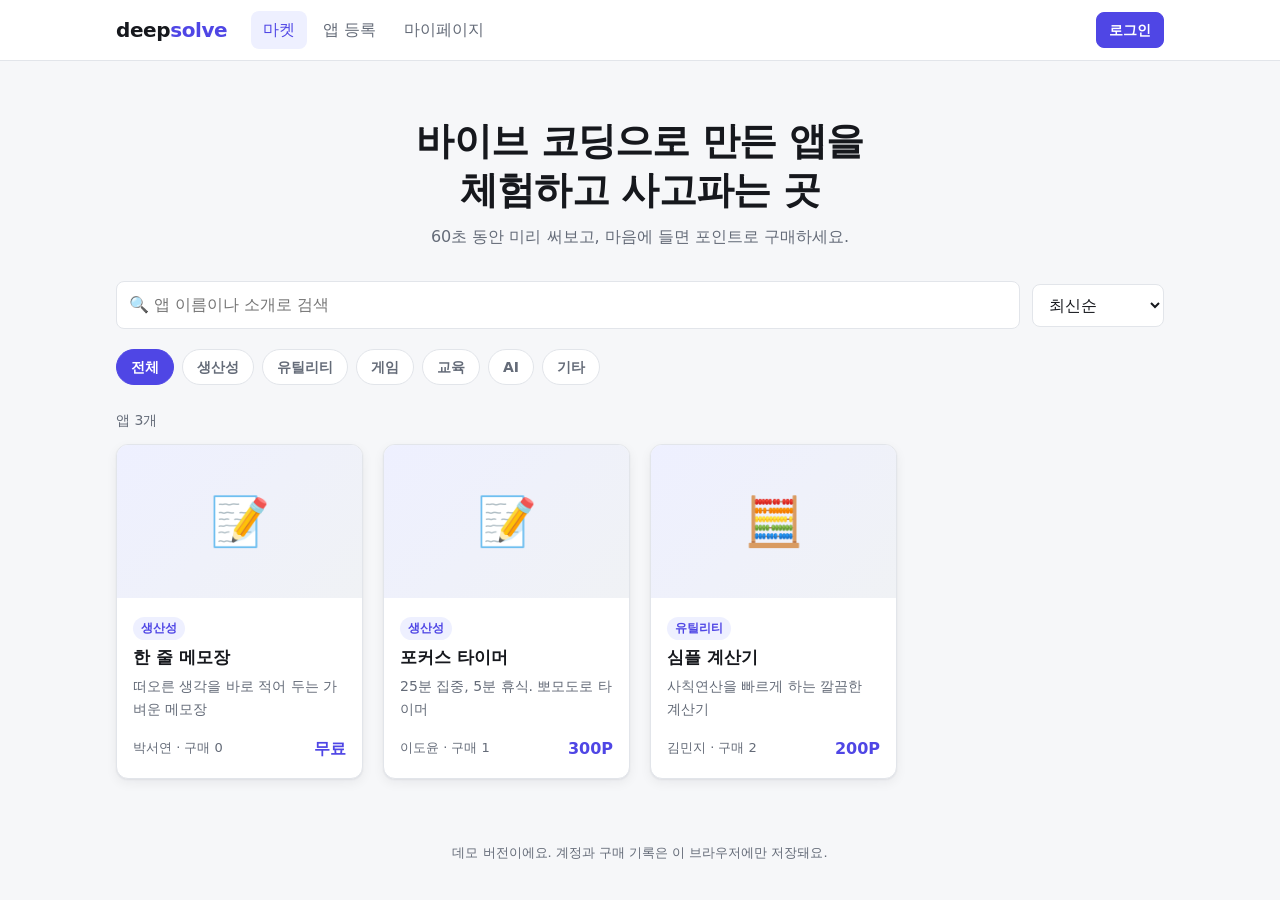
<file: index.html>
<!doctype html>
<html lang="ko">
<head>
  <meta charset="utf-8">
  <meta name="viewport" content="width=device-width, initial-scale=1">
  <title>deepsolve · 바이브 코딩 앱 마켓</title>
  <link rel="stylesheet" href="css/style.css">
  <style>
    .hero { text-align: center; padding: 24px 0 32px; }
    .hero h1 { font-size: clamp(26px, 4vw, 38px); letter-spacing: -0.02em; line-height: 1.3; }
    .hero p { margin-top: 8px; }
    .toolbar { display: flex; flex-wrap: wrap; gap: 12px; align-items: center; margin-bottom: 20px; }
    .search { flex: 1 1 260px; }
    .chips { display: flex; flex-wrap: wrap; gap: 8px; margin-bottom: 24px; }
    .chip {
      border: 1px solid var(--line); background: var(--surface); color: var(--muted);
      padding: 6px 14px; border-radius: 999px; font: inherit; font-size: 14px; font-weight: 600; cursor: pointer;
    }
    .chip.active { background: var(--primary); border-color: var(--primary); color: var(--on-primary); }
    .sort { width: auto; }
    .result-count { font-size: 14px; margin-bottom: 12px; }
  </style>
</head>
<body>
  <header id="site-header"></header>

  <main class="container">
    <!-- 히어로 영역 -->
    <section class="hero">
      <h1>바이브 코딩으로 만든 앱을<br>체험하고 사고파는 곳</h1>
      <p class="muted">60초 동안 미리 써보고, 마음에 들면 포인트로 구매하세요.</p>
    </section>

    <!-- 검색과 정렬 -->
    <div class="toolbar">
      <input class="input search" id="search" type="search" placeholder="🔍 앱 이름이나 소개로 검색">
      <select class="select sort" id="sort" aria-label="정렬">
        <option value="newest">최신순</option>
        <option value="popular">인기순</option>
        <option value="price-asc">낮은 가격순</option>
        <option value="price-desc">높은 가격순</option>
      </select>
    </div>

    <!-- 카테고리 필터 -->
    <div class="chips" id="chips"></div>

    <!-- 앱 카드 목록 -->
    <p class="result-count muted" id="result-count"></p>
    <div class="app-grid" id="app-grid"></div>
  </main>


  <footer class="container muted" style="text-align:center; font-size:13px; padding-bottom:32px;">
    데모 버전이에요. 계정과 구매 기록은 이 브라우저에만 저장돼요.
  </footer>

  <script src="js/data.js"></script>
  <script src="js/common.js"></script>
  <script src="js/main.js"></script>
</body>
</html>
</file>
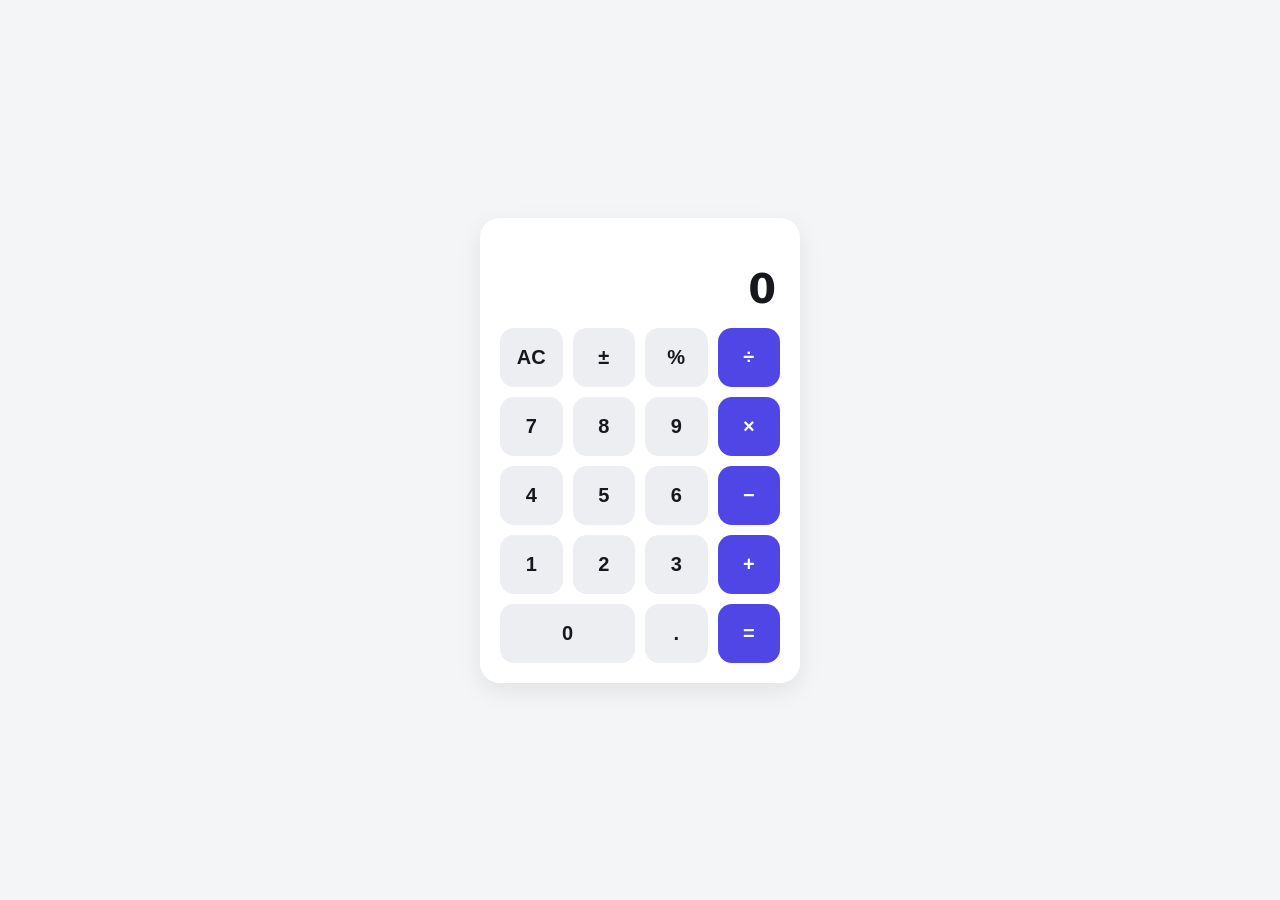
<file: apps/calculator/index.html>
<!doctype html>
<html lang="ko">
<head>
  <meta charset="utf-8">
  <meta name="viewport" content="width=device-width, initial-scale=1">
  <title>심플 계산기</title>
  <style>
    :root { --bg:#f4f5f7; --pad:#ffffff; --key:#eceef2; --text:#16181d; --op:#4f46e5; --on-op:#fff; }
    @media (prefers-color-scheme: dark) {
      :root { --bg:#0f1115; --pad:#171a21; --key:#252a34; --text:#eef0f4; --op:#818cf8; --on-op:#0f1115; }
    }
    * { box-sizing: border-box; }
    body { margin:0; min-height:100vh; display:grid; place-items:center; background:var(--bg); color:var(--text);
           font-family: system-ui, -apple-system, "Segoe UI", sans-serif; padding:16px; }
    .calc { width:100%; max-width:320px; background:var(--pad); border-radius:20px; padding:20px; box-shadow:0 8px 24px rgba(0,0,0,.08); }
    .display { text-align:right; padding:8px 4px 16px; }
    .expr { min-height:20px; font-size:14px; opacity:.6; }
    .value { font-size:40px; font-weight:700; overflow-wrap:anywhere; }
    .keys { display:grid; grid-template-columns:repeat(4,1fr); gap:10px; }
    button { border:none; border-radius:14px; padding:18px 0; font-size:20px; font-weight:600; background:var(--key); color:var(--text); cursor:pointer; }
    button:active { transform:scale(.96); }
    .op { background:var(--op); color:var(--on-op); }
    .wide { grid-column:span 2; }
  </style>
</head>
<body>
  <div class="calc">
    <div class="display">
      <div class="expr" id="expr"></div>
      <div class="value" id="value">0</div>
    </div>
    <div class="keys">
      <button data-action="clear">AC</button>
      <button data-action="sign">±</button>
      <button data-action="percent">%</button>
      <button class="op" data-op="/">÷</button>
      <button data-num="7">7</button><button data-num="8">8</button><button data-num="9">9</button>
      <button class="op" data-op="*">×</button>
      <button data-num="4">4</button><button data-num="5">5</button><button data-num="6">6</button>
      <button class="op" data-op="-">−</button>
      <button data-num="1">1</button><button data-num="2">2</button><button data-num="3">3</button>
      <button class="op" data-op="+">+</button>
      <button class="wide" data-num="0">0</button>
      <button data-num=".">.</button>
      <button class="op" data-action="equals">=</button>
    </div>
  </div>

  <script>
    // 계산기 상태: 지금 입력 중인 숫자, 앞에 저장된 숫자, 고른 연산자
    let current = "0";
    let previous = null;
    let operator = null;
    let justCalculated = false;

    const valueEl = document.getElementById("value");
    const exprEl = document.getElementById("expr");
    const symbols = { "+": "+", "-": "−", "*": "×", "/": "÷" };

    function render() {
      valueEl.textContent = current;
      exprEl.textContent = previous !== null && operator ? `${previous} ${symbols[operator]}` : "";
    }

    function inputNumber(n) {
      if (justCalculated) { current = "0"; justCalculated = false; }
      if (n === "." && current.includes(".")) return;
      current = current === "0" && n !== "." ? n : current + n;
      render();
    }

    function compute(a, b, op) {
      const x = parseFloat(a), y = parseFloat(b);
      let r;
      if (op === "+") r = x + y;
      if (op === "-") r = x - y;
      if (op === "*") r = x * y;
      if (op === "/") r = y === 0 ? NaN : x / y;
      if (!isFinite(r)) return "오류";
      return String(parseFloat(r.toPrecision(12)));
    }

    function chooseOperator(op) {
      if (current === "오류") return;
      if (previous !== null && operator && !justCalculated) {
        current = compute(previous, current, operator);
      }
      previous = current;
      operator = op;
      justCalculated = true;
      render();
    }

    function equals() {
      if (previous === null || !operator) return;
      current = compute(previous, current, operator);
      previous = null;
      operator = null;
      justCalculated = true;
      render();
    }

    document.querySelector(".keys").addEventListener("click", (e) => {
      const b = e.target.closest("button");
      if (!b) return;
      if (b.dataset.num) return inputNumber(b.dataset.num);
      if (b.dataset.op) return chooseOperator(b.dataset.op);
      const a = b.dataset.action;
      if (a === "clear") { current = "0"; previous = null; operator = null; justCalculated = false; render(); }
      if (a === "sign" && current !== "0" && current !== "오류") { current = current.startsWith("-") ? current.slice(1) : "-" + current; render(); }
      if (a === "percent" && current !== "오류") { current = String(parseFloat(current) / 100); render(); }
      if (a === "equals") equals();
    });

    // 키보드 입력 지원
    document.addEventListener("keydown", (e) => {
      if (/^[0-9.]$/.test(e.key)) inputNumber(e.key);
      else if (["+", "-", "*", "/"].includes(e.key)) chooseOperator(e.key);
      else if (e.key === "Enter" || e.key === "=") equals();
      else if (e.key === "Escape") { current = "0"; previous = null; operator = null; render(); }
      else if (e.key === "Backspace" && !justCalculated) { current = current.length > 1 ? current.slice(0, -1) : "0"; render(); }
    });
  </script>
</body>
</html>
</file>
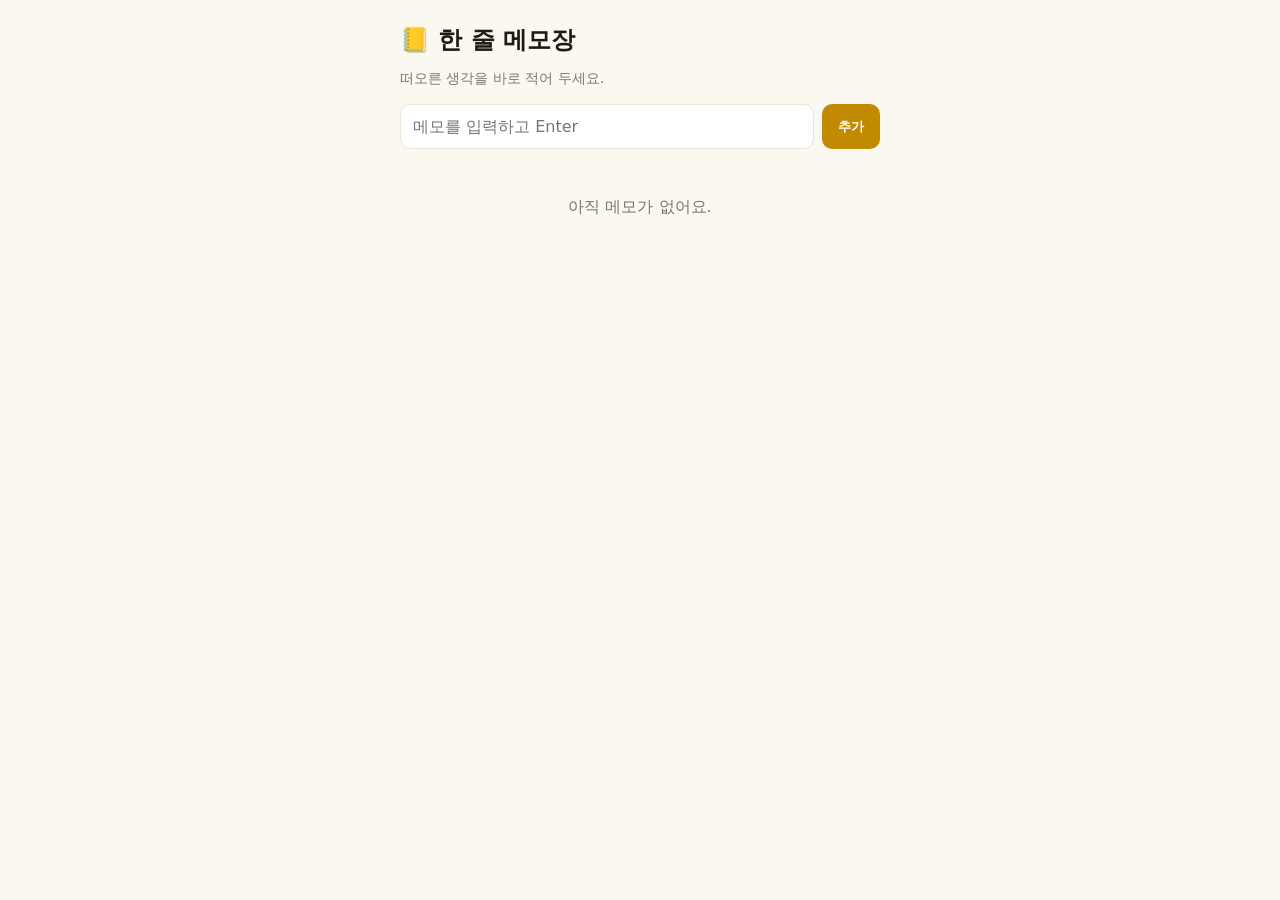
<file: apps/memo/index.html>
<!doctype html>
<html lang="ko">
<head>
  <meta charset="utf-8">
  <meta name="viewport" content="width=device-width, initial-scale=1">
  <title>한 줄 메모장</title>
  <style>
    :root { --bg:#fbf8ef; --card:#ffffff; --text:#1d1b16; --muted:#7c766a; --line:#ece6d6; --accent:#c28a00; }
    @media (prefers-color-scheme: dark) {
      :root { --bg:#14120d; --card:#1e1b14; --text:#f3efe4; --muted:#ada592; --line:#332e22; --accent:#f5b81a; }
    }
    * { box-sizing: border-box; }
    body { margin:0; min-height:100vh; background:var(--bg); color:var(--text);
           font-family: system-ui, -apple-system, "Segoe UI", sans-serif; padding:24px 16px; }
    .wrap { max-width:480px; margin:0 auto; }
    h1 { font-size:24px; margin:0 0 4px; }
    .sub { color:var(--muted); font-size:14px; margin-bottom:16px; }
    form { display:flex; gap:8px; margin-bottom:16px; }
    input { flex:1; padding:12px; border-radius:10px; border:1px solid var(--line); background:var(--card); color:var(--text); font:inherit; }
    button { border:none; border-radius:10px; padding:0 16px; font-weight:700; cursor:pointer; background:var(--accent); color:#fff; }
    ul { list-style:none; padding:0; margin:0; display:grid; gap:8px; }
    li { background:var(--card); border:1px solid var(--line); border-radius:10px; padding:12px; display:flex; gap:12px; align-items:flex-start; }
    li .text { flex:1; overflow-wrap:anywhere; }
    li time { display:block; color:var(--muted); font-size:12px; margin-top:2px; }
    li .del { background:none; color:var(--muted); padding:0 4px; font-size:18px; }
    .empty { text-align:center; color:var(--muted); padding:32px 0; }
    .notice { font-size:13px; color:var(--accent); margin-bottom:12px; }
  </style>
</head>
<body>
  <div class="wrap">
    <h1>📒 한 줄 메모장</h1>
    <p class="sub">떠오른 생각을 바로 적어 두세요.</p>
    <p class="notice" id="notice" hidden>지금은 저장할 수 없는 환경이라, 창을 닫으면 메모가 사라져요.</p>
    <form id="form">
      <input id="input" placeholder="메모를 입력하고 Enter" maxlength="200" autocomplete="off">
      <button type="submit">추가</button>
    </form>
    <ul id="list"></ul>
  </div>

  <script>
    const KEY = "oneline-memo";
    let canSave = true;
    let memos = [];

    // 미리 써보기 창에서는 저장소를 쓸 수 없을 수 있어서 try로 감쌉니다
    try {
      memos = JSON.parse(localStorage.getItem(KEY) || "[]");
    } catch (e) {
      canSave = false;
      document.getElementById("notice").hidden = false;
    }

    function save() {
      if (!canSave) return;
      try { localStorage.setItem(KEY, JSON.stringify(memos)); } catch (e) { /* 무시 */ }
    }

    function render() {
      const list = document.getElementById("list");
      list.innerHTML = "";
      if (memos.length === 0) {
        list.innerHTML = '<li class="empty" style="display:block;border:none;background:none">아직 메모가 없어요.</li>';
        return;
      }
      memos.forEach((m) => {
        const li = document.createElement("li");
        const box = document.createElement("div");
        box.className = "text";
        box.textContent = m.text;   // 입력한 글자를 그대로 보여줍니다 (HTML로 해석하지 않음)
        const time = document.createElement("time");
        time.textContent = new Date(m.at).toLocaleString("ko-KR");
        box.appendChild(time);
        const del = document.createElement("button");
        del.className = "del";
        del.title = "삭제";
        del.textContent = "×";
        del.addEventListener("click", () => {
          memos = memos.filter((x) => x.id !== m.id);
          save();
          render();
        });
        li.append(box, del);
        list.appendChild(li);
      });
    }

    document.getElementById("form").addEventListener("submit", (e) => {
      e.preventDefault();
      const input = document.getElementById("input");
      const text = input.value.trim();
      if (!text) return;
      memos.unshift({ id: Date.now(), text, at: new Date().toISOString() });
      input.value = "";
      save();
      render();
    });

    render();
  </script>
</body>
</html>
</file>
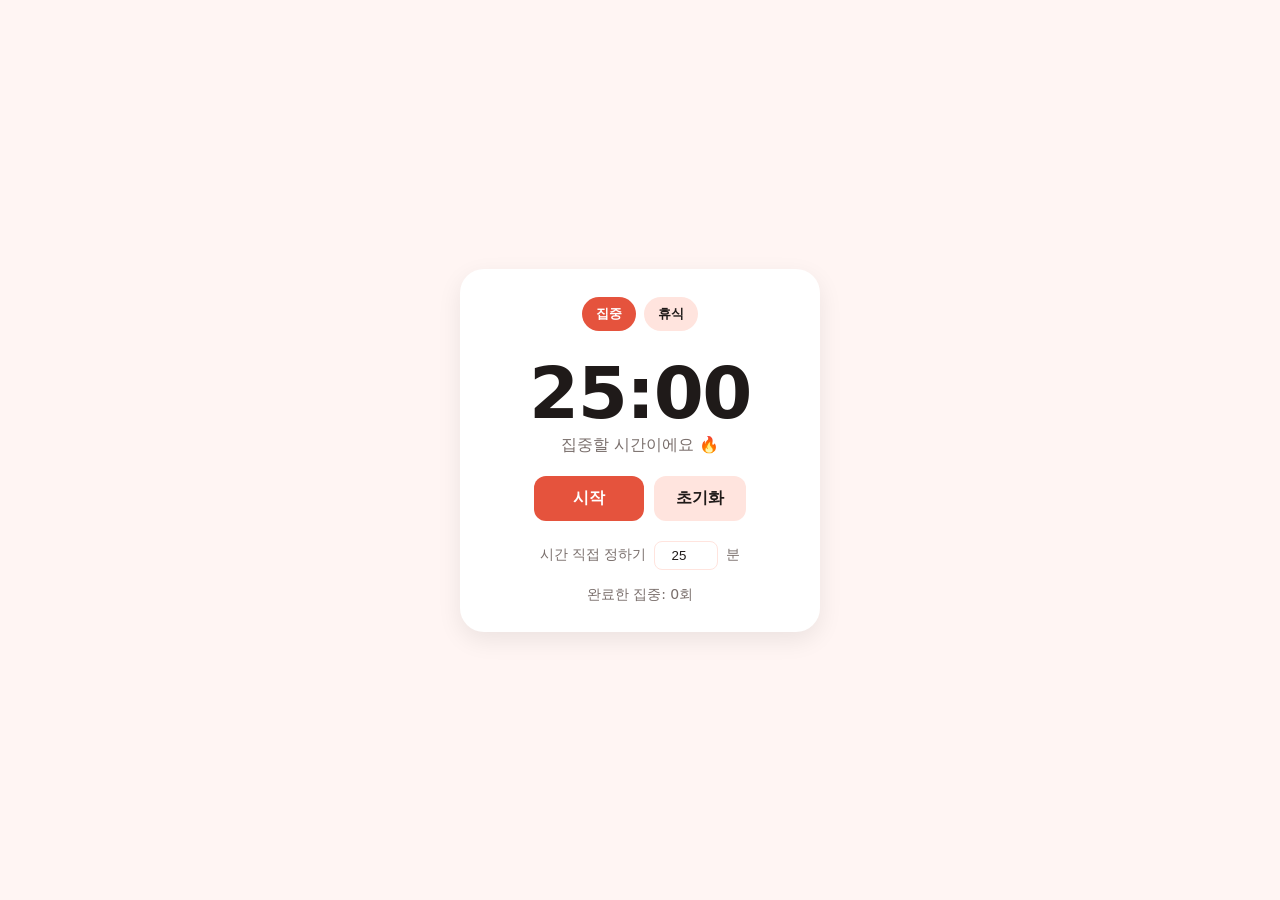
<file: apps/timer/index.html>
<!doctype html>
<html lang="ko">
<head>
  <meta charset="utf-8">
  <meta name="viewport" content="width=device-width, initial-scale=1">
  <title>포커스 타이머</title>
  <style>
    :root { --bg:#fff5f3; --card:#ffffff; --text:#1f1a19; --muted:#7a6f6c; --accent:#e5533d; --soft:#ffe4de; }
    body.break { --bg:#f0faf4; --accent:#1f9d55; --soft:#d9f2e3; }
    @media (prefers-color-scheme: dark) {
      :root { --bg:#17110f; --card:#211917; --text:#f5eeec; --muted:#b0a3a0; --accent:#ff7a63; --soft:#3a2420; }
      body.break { --bg:#0e1712; --accent:#4ade80; --soft:#183324; }
    }
    * { box-sizing: border-box; }
    body { margin:0; min-height:100vh; display:grid; place-items:center; background:var(--bg); color:var(--text);
           font-family: system-ui, -apple-system, "Segoe UI", sans-serif; padding:16px; transition: background .3s; }
    .card { width:100%; max-width:360px; background:var(--card); border-radius:24px; padding:28px; text-align:center; box-shadow:0 8px 24px rgba(0,0,0,.08); }
    .modes { display:flex; gap:8px; justify-content:center; margin-bottom:20px; }
    .mode { border:none; background:var(--soft); color:var(--text); padding:8px 14px; border-radius:999px; font-weight:600; cursor:pointer; }
    .mode.active { background:var(--accent); color:#fff; }
    .time { font-size:72px; font-weight:800; font-variant-numeric: tabular-nums; letter-spacing:-.02em; }
    .label { color:var(--muted); margin-bottom:20px; }
    .controls { display:flex; gap:10px; justify-content:center; }
    .btn { border:none; padding:12px 22px; border-radius:12px; font-size:16px; font-weight:700; cursor:pointer; background:var(--soft); color:var(--text); }
    .btn.main { background:var(--accent); color:#fff; min-width:110px; }
    .custom { margin-top:20px; display:flex; gap:8px; justify-content:center; align-items:center; color:var(--muted); font-size:14px; }
    .custom input { width:64px; padding:6px; border-radius:8px; border:1px solid var(--soft); background:var(--card); color:var(--text); text-align:center; }
    .count { margin-top:16px; color:var(--muted); font-size:14px; }
  </style>
</head>
<body>
  <div class="card">
    <div class="modes">
      <button class="mode active" data-mode="focus">집중</button>
      <button class="mode" data-mode="break">휴식</button>
    </div>
    <div class="time" id="time">25:00</div>
    <div class="label" id="label">집중할 시간이에요 🔥</div>
    <div class="controls">
      <button class="btn main" id="start">시작</button>
      <button class="btn" id="reset">초기화</button>
    </div>
    <div class="custom">
      <label for="minutes">시간 직접 정하기</label>
      <input id="minutes" type="number" min="1" max="120" value="25"> 분
    </div>
    <div class="count" id="count">완료한 집중: 0회</div>
  </div>

  <script>
    const DEFAULTS = { focus: 25, break: 5 };
    const LABELS = { focus: "집중할 시간이에요 🔥", break: "잠깐 쉬어가요 🌿" };

    let mode = "focus";
    let total = DEFAULTS.focus * 60;   // 전체 시간 (초)
    let left = total;                  // 남은 시간 (초)
    let timerId = null;
    let done = 0;

    const timeEl = document.getElementById("time");
    const startBtn = document.getElementById("start");
    const minutesInput = document.getElementById("minutes");

    function render() {
      const m = String(Math.floor(left / 60)).padStart(2, "0");
      const s = String(left % 60).padStart(2, "0");
      timeEl.textContent = `${m}:${s}`;
      document.title = `${m}:${s} · 포커스 타이머`;
      startBtn.textContent = timerId ? "일시정지" : (left < total ? "계속" : "시작");
      document.getElementById("label").textContent = LABELS[mode];
      document.getElementById("count").textContent = `완료한 집중: ${done}회`;
      document.body.classList.toggle("break", mode === "break");
      document.querySelectorAll(".mode").forEach((b) => b.classList.toggle("active", b.dataset.mode === mode));
    }

    function stop() { clearInterval(timerId); timerId = null; }

    function tick() {
      left -= 1;
      if (left <= 0) {
        stop();
        if (mode === "focus") done += 1;
        // 끝나면 다음 모드로 자동 전환
        setMode(mode === "focus" ? "break" : "focus");
        beep();
        return;
      }
      render();
    }

    function setMode(next, minutes) {
      stop();
      mode = next;
      const min = minutes || DEFAULTS[next];
      minutesInput.value = min;
      total = min * 60;
      left = total;
      render();
    }

    function beep() {
      try {
        const ctx = new AudioContext();
        const osc = ctx.createOscillator();
        osc.frequency.value = 880;
        osc.connect(ctx.destination);
        osc.start();
        osc.stop(ctx.currentTime + 0.4);
      } catch (e) { /* 소리를 낼 수 없는 환경이면 넘어갑니다 */ }
    }

    startBtn.addEventListener("click", () => {
      if (timerId) stop();
      else timerId = setInterval(tick, 1000);
      render();
    });
    document.getElementById("reset").addEventListener("click", () => setMode(mode, Number(minutesInput.value)));
    document.querySelectorAll(".mode").forEach((b) => b.addEventListener("click", () => setMode(b.dataset.mode)));
    minutesInput.addEventListener("change", () => {
      const v = Math.min(120, Math.max(1, Number(minutesInput.value) || 1));
      setMode(mode, v);
    });

    render();
  </script>
</body>
</html>
</file>
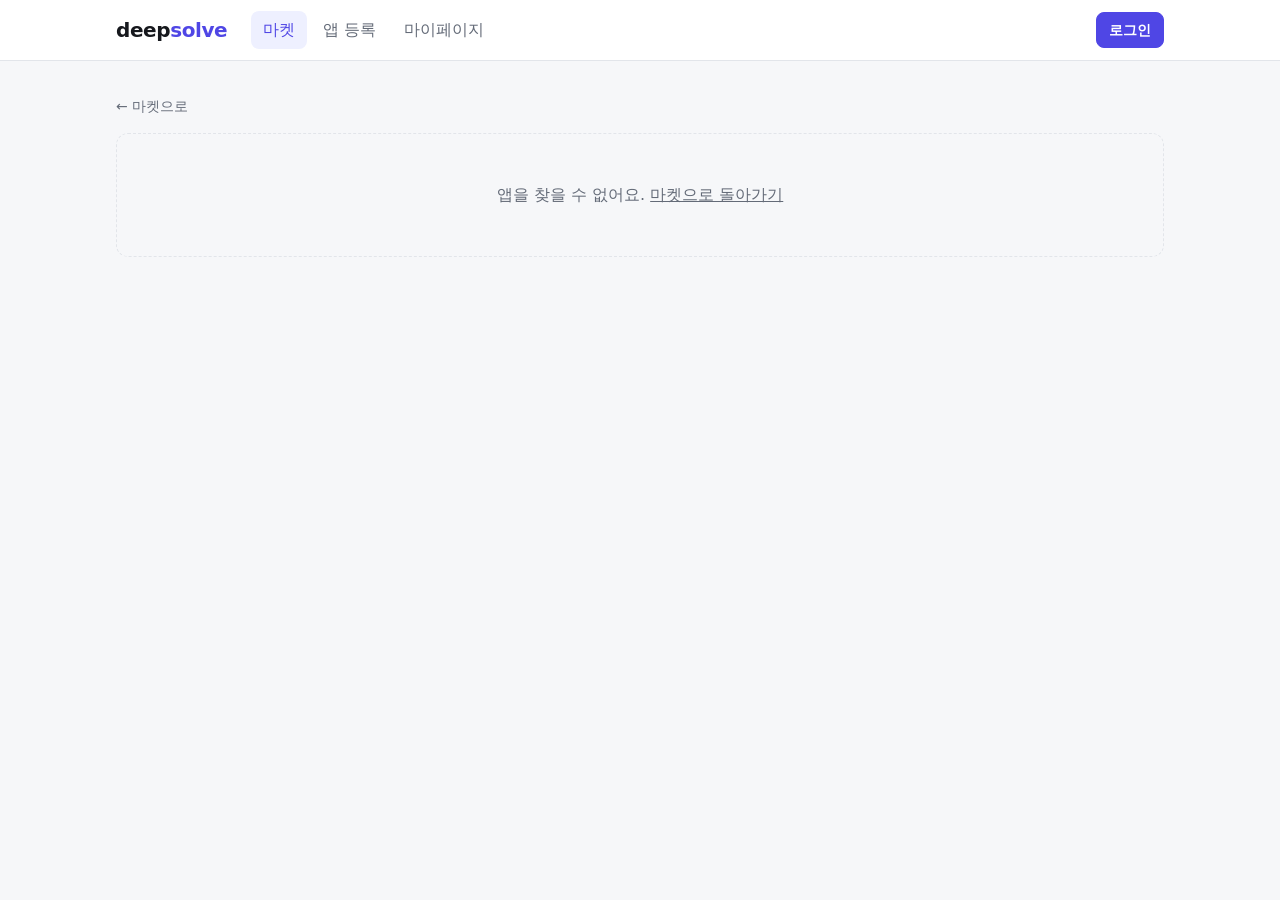
<file: detail.html>
<!doctype html>
<html lang="ko">
<head>
  <meta charset="utf-8">
  <meta name="viewport" content="width=device-width, initial-scale=1">
  <title>앱 상세 · deepsolve</title>
  <link rel="stylesheet" href="css/style.css">
  <style>
    .back { display: inline-block; margin-bottom: 16px; color: var(--muted); text-decoration: none; font-size: 14px; }
    .back:hover { color: var(--text); }
    .detail { display: grid; grid-template-columns: 1fr 320px; gap: 24px; align-items: start; }
    .detail .thumb { border-radius: var(--radius); font-size: 80px; }
    .description { white-space: pre-line; margin-top: 20px; }
    .side { position: sticky; top: 84px; display: grid; gap: 12px; }
    .side h1 { font-size: 24px; letter-spacing: -0.01em; }
    .side .price { font-size: 26px; }
    .info { display: grid; gap: 6px; font-size: 14px; border-top: 1px solid var(--line); padding-top: 12px; }
    .info div { display: flex; justify-content: space-between; gap: 12px; }
    .owned { background: var(--primary-soft); border-radius: var(--radius-sm); padding: 12px; font-size: 14px; display: grid; gap: 8px; }
    .owned code { font-size: 12px; overflow-wrap: anywhere; color: var(--muted); }

    /* 미리 써보기 */
    .preview { margin-top: 24px; }
    .preview-head { display: flex; justify-content: space-between; align-items: center; margin-bottom: 12px; gap: 12px; }
    .preview-frame { position: relative; border: 1px solid var(--line); border-radius: var(--radius); overflow: hidden; background: var(--surface-2); }
    .preview-frame iframe { display: block; width: 100%; height: 520px; border: 0; background: #fff; }
    .countdown { font-weight: 700; color: var(--primary); font-variant-numeric: tabular-nums; }
    .countdown.warn { color: var(--danger); }
    .preview-cover {
      position: absolute; inset: 0; display: grid; place-items: center; text-align: center;
      background: color-mix(in srgb, var(--surface) 92%, transparent); padding: 24px;
    }
    .preview-cover > div { display: grid; gap: 12px; justify-items: center; }
    .preview-start { height: 220px; display: grid; place-items: center; }

    @media (max-width: 800px) {
      .detail { grid-template-columns: 1fr; }
      .side { position: static; order: -1; }
      .preview-frame iframe { height: 440px; }
    }
  </style>
</head>
<body>
  <header id="site-header"></header>

  <main class="container">
    <a class="back" href="index.html">← 마켓으로</a>
    <div id="detail-root"></div>
  </main>

  <script src="js/data.js"></script>
  <script src="js/common.js"></script>
  <script src="js/detail.js"></script>
</body>
</html>
</file>
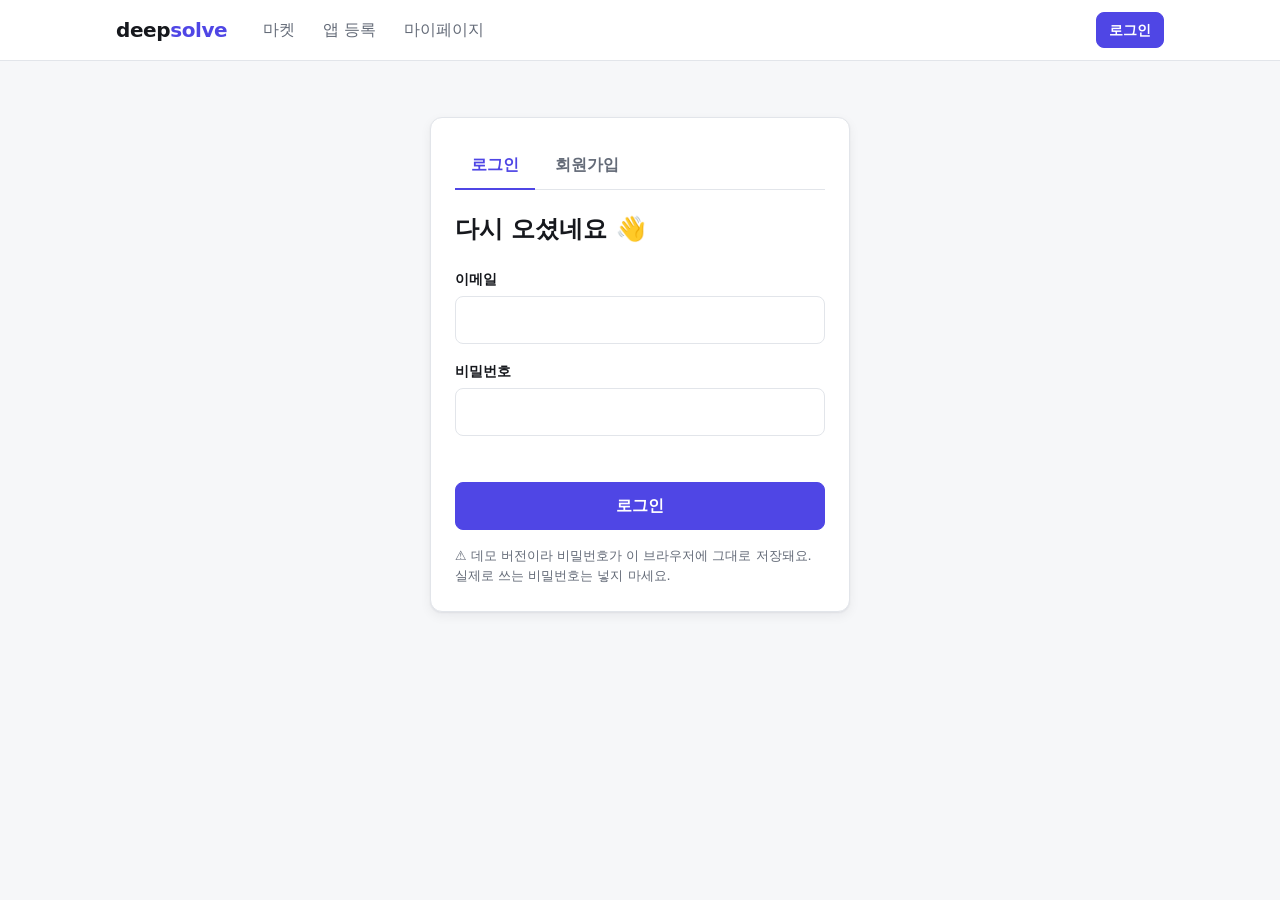
<file: login.html>
<!doctype html>
<html lang="ko">
<head>
  <meta charset="utf-8">
  <meta name="viewport" content="width=device-width, initial-scale=1">
  <title>로그인 · deepsolve</title>
  <link rel="stylesheet" href="css/style.css">
  <style>
    .auth { max-width: 420px; margin: 24px auto 0; }
    .auth h1 { font-size: 24px; margin-bottom: 4px; }
    .bonus { background: var(--primary-soft); color: var(--primary); border-radius: var(--radius-sm); padding: 10px 12px; font-size: 14px; font-weight: 600; }
    .demo-warning { font-size: 13px; margin-top: 16px; }
  </style>
</head>
<body>
  <header id="site-header"></header>

  <main class="container">
    <div class="auth panel">
      <div class="tabs" role="tablist">
        <button class="tab active" type="button" data-tab="login">로그인</button>
        <button class="tab" type="button" data-tab="signup">회원가입</button>
      </div>

      <!-- 로그인 폼 -->
      <form class="form" id="login-form" novalidate>
        <h1>다시 오셨네요 👋</h1>
        <div class="field">
          <label for="login-email">이메일</label>
          <input class="input" id="login-email" type="email" autocomplete="username" required>
        </div>
        <div class="field">
          <label for="login-password">비밀번호</label>
          <input class="input" id="login-password" type="password" autocomplete="current-password" required>
        </div>
        <p class="form-error" id="login-error"></p>
        <button class="btn btn-primary btn-block" type="submit">로그인</button>
      </form>

      <!-- 회원가입 폼 -->
      <form class="form hidden" id="signup-form" novalidate>
        <h1>deepsolve 시작하기</h1>
        <p class="bonus">🎁 가입하면 1,000P를 드려요</p>
        <div class="field">
          <label for="signup-name">이름</label>
          <input class="input" id="signup-name" type="text" maxlength="20" autocomplete="name" required>
        </div>
        <div class="field">
          <label for="signup-email">이메일</label>
          <input class="input" id="signup-email" type="email" autocomplete="username" required>
        </div>
        <div class="field">
          <label for="signup-password">비밀번호</label>
          <input class="input" id="signup-password" type="password" autocomplete="new-password" minlength="4" required>
          <span class="hint">4자 이상</span>
        </div>
        <p class="form-error" id="signup-error"></p>
        <button class="btn btn-primary btn-block" type="submit">가입하고 1,000P 받기</button>
      </form>

      <p class="demo-warning muted">
        ⚠️ 데모 버전이라 비밀번호가 이 브라우저에 그대로 저장돼요. 실제로 쓰는 비밀번호는 넣지 마세요.
      </p>
    </div>
  </main>

  <script src="js/data.js"></script>
  <script src="js/common.js"></script>
  <script src="js/login.js"></script>
</body>
</html>
</file>
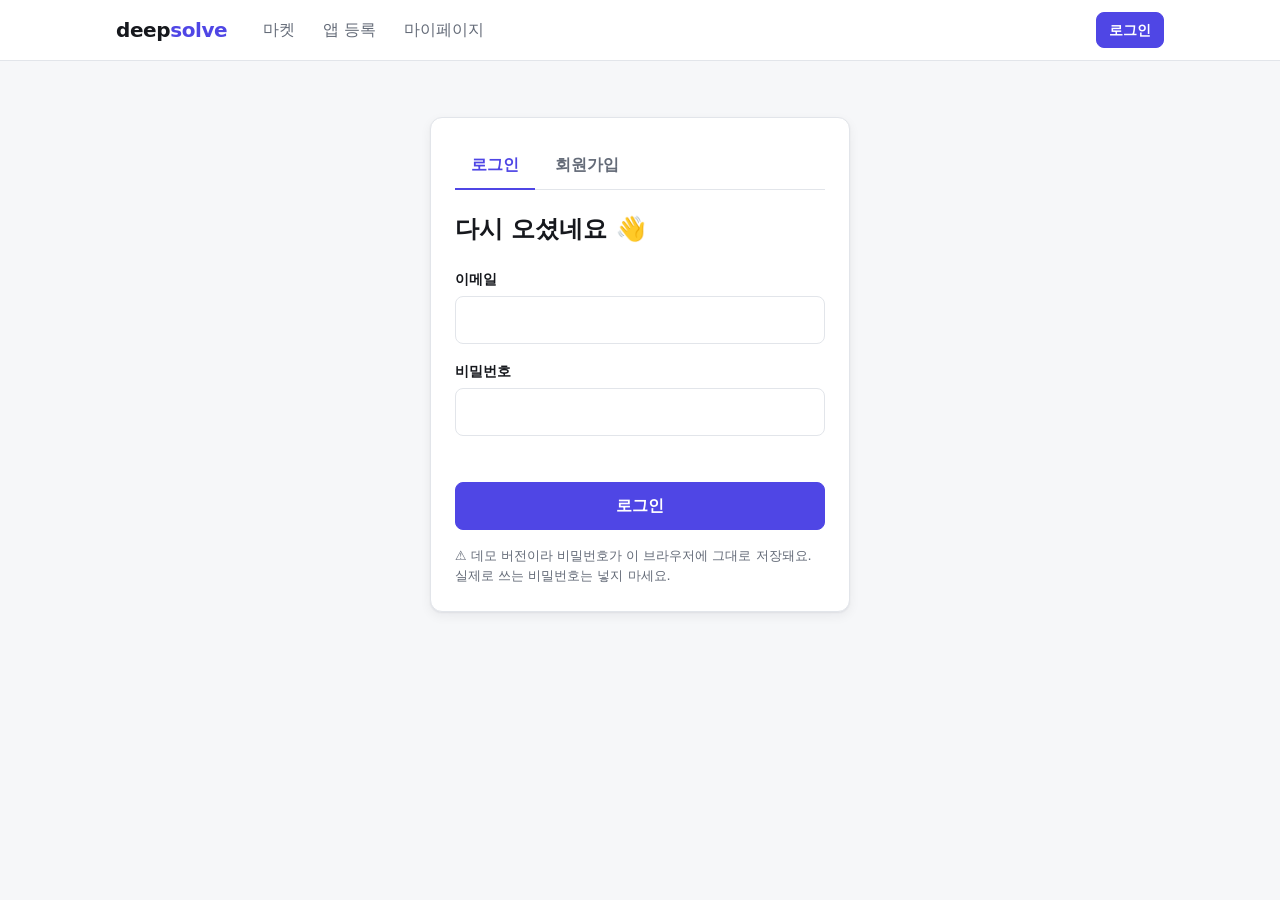
<file: mypage.html>
<!doctype html>
<html lang="ko">
<head>
  <meta charset="utf-8">
  <meta name="viewport" content="width=device-width, initial-scale=1">
  <title>마이페이지 · deepsolve</title>
  <link rel="stylesheet" href="css/style.css">
  <style>
    .profile { display: flex; flex-wrap: wrap; justify-content: space-between; align-items: center; gap: 16px; margin-bottom: 24px; }
    .profile h1 { font-size: 24px; }
    .stat { text-align: right; }
    .stat strong { display: block; font-size: 28px; color: var(--primary); }
    .list { display: grid; gap: 12px; }
    .item { display: flex; align-items: center; gap: 16px; padding: 12px; border: 1px solid var(--line); border-radius: var(--radius); background: var(--surface); }
    .item .thumb { width: 96px; flex-shrink: 0; border-radius: var(--radius-sm); font-size: 32px; }
    .item-body { flex: 1; min-width: 0; }
    .item-body a { text-decoration: none; font-weight: 700; }
    .item-body p { font-size: 13px; }
    .item-actions { display: flex; gap: 8px; flex-wrap: wrap; justify-content: flex-end; }
    .reset { margin-top: 40px; text-align: center; font-size: 13px; }
    @media (max-width: 560px) {
      .item { flex-wrap: wrap; }
      .item-actions { width: 100%; justify-content: stretch; }
      .item-actions .btn { flex: 1; }
    }
  </style>
</head>
<body>
  <header id="site-header"></header>

  <main class="container">
    <section class="profile panel">
      <div>
        <h1 id="user-name"></h1>
        <p class="muted" id="user-email"></p>
      </div>
      <div class="stat">
        <span class="muted">보유 포인트</span>
        <strong id="user-points"></strong>
      </div>
    </section>

    <div class="tabs" role="tablist">
      <button class="tab active" type="button" data-tab="purchased">구매한 앱</button>
      <button class="tab" type="button" data-tab="selling">내가 등록한 앱</button>
    </div>
    <div class="list" id="list"></div>

    <p class="reset muted">
      데모 데이터를 처음 상태로 되돌리고 싶다면
      <button class="btn-link" id="reset-btn" type="button">데모 초기화</button>
    </p>
  </main>

  <script src="js/data.js"></script>
  <script src="js/common.js"></script>
  <script src="js/mypage.js"></script>
</body>
</html>
</file>
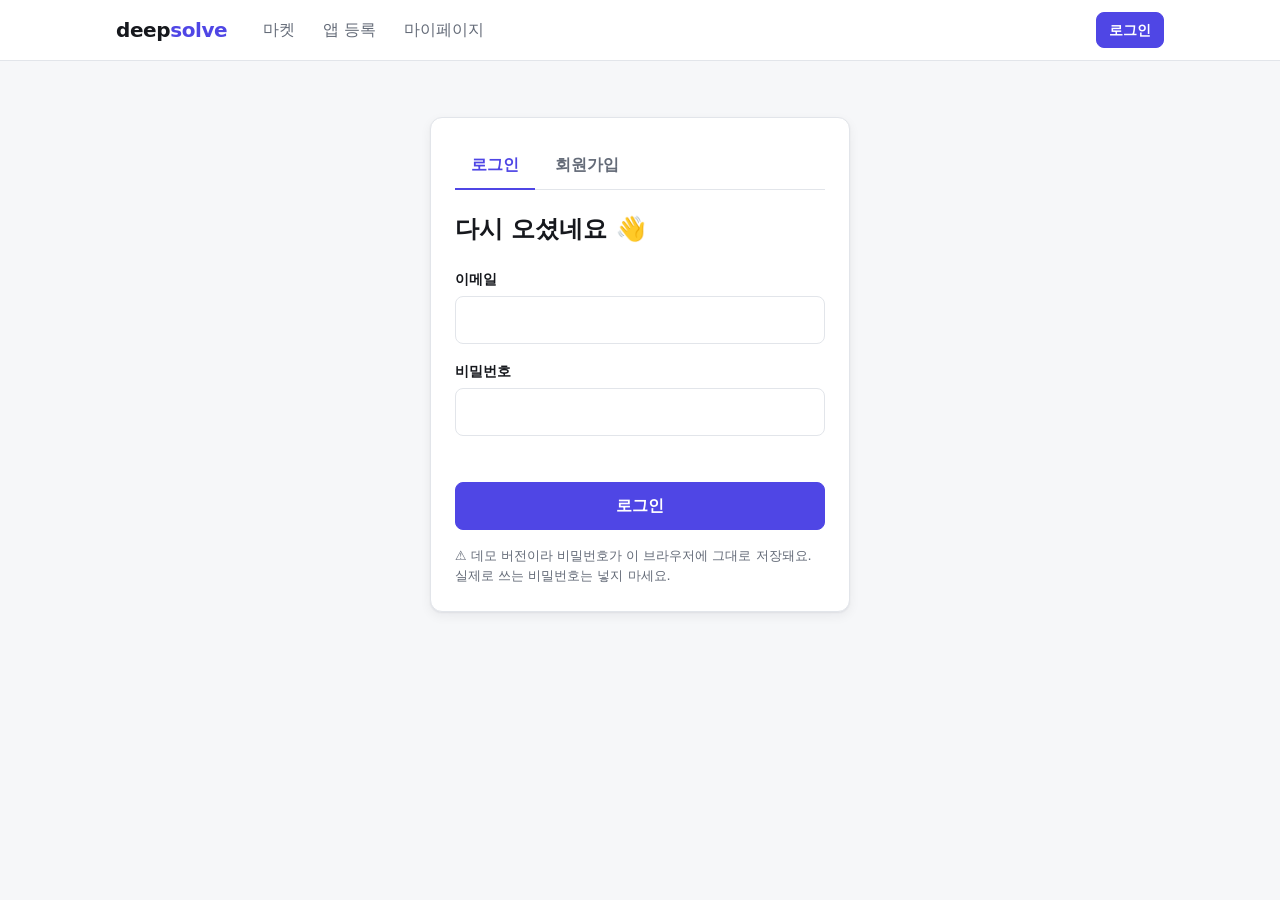
<file: sell.html>
<!doctype html>
<html lang="ko">
<head>
  <meta charset="utf-8">
  <meta name="viewport" content="width=device-width, initial-scale=1">
  <title>앱 등록하기 · deepsolve</title>
  <link rel="stylesheet" href="css/style.css">
  <style>
    .sell { max-width: 640px; margin: 0 auto; }
    .sell h1 { font-size: 26px; }
    .sell > p { margin: 4px 0 24px; }
    .row { display: grid; grid-template-columns: 1fr 1fr; gap: 16px; }
    @media (max-width: 560px) { .row { grid-template-columns: 1fr; } }
  </style>
</head>
<body>
  <header id="site-header"></header>

  <main class="container">
    <div class="sell">
      <h1>앱 등록하기</h1>
      <p class="muted">바이브 코딩으로 만든 웹앱을 등록하고 포인트로 판매하세요.</p>

      <form class="form panel" id="sell-form" novalidate>
        <div class="field">
          <label for="name">앱 이름</label>
          <input class="input" id="name" maxlength="30" required>
        </div>
        <div class="field">
          <label for="tagline">한 줄 소개</label>
          <input class="input" id="tagline" maxlength="60" placeholder="예: 25분 집중, 5분 휴식. 뽀모도로 타이머" required>
        </div>
        <div class="field">
          <label for="description">상세 설명</label>
          <textarea class="textarea" id="description" placeholder="어떤 앱인지, 어떤 기능이 있는지 알려주세요." required></textarea>
        </div>
        <div class="row">
          <div class="field">
            <label for="category">카테고리</label>
            <select class="select" id="category"></select>
          </div>
          <div class="field">
            <label for="price">가격 (P)</label>
            <input class="input" id="price" type="number" min="0" max="100000" step="10" value="300" required>
            <span class="hint">0P로 하면 무료로 등록돼요.</span>
          </div>
        </div>
        <div class="field">
          <label for="url">앱 주소</label>
          <input class="input" id="url" type="url" placeholder="https://my-app.vercel.app" required>
          <span class="hint">미리 써보기와 구매자의 [앱 열기]에 쓰여요. 구매 전에는 주소가 공개되지 않아요.</span>
        </div>
        <div class="field">
          <label for="screenshot">스크린샷 주소 <span class="muted">(선택)</span></label>
          <input class="input" id="screenshot" type="url" placeholder="https://.../screenshot.png">
          <span class="hint">비워 두면 카테고리 아이콘이 보여요.</span>
        </div>
        <div class="field">
          <label for="tool">만든 도구</label>
          <input class="input" id="tool" maxlength="30" placeholder="예: Claude Code, Cursor" list="tools">
          <datalist id="tools">
            <option value="Claude Code"><option value="Cursor"><option value="Lovable"><option value="Bolt"><option value="v0">
          </datalist>
        </div>
        <p class="form-error" id="sell-error"></p>
        <button class="btn btn-primary btn-block" type="submit">등록하기</button>
      </form>
    </div>
  </main>

  <script src="js/data.js"></script>
  <script src="js/common.js"></script>
  <script src="js/sell.js"></script>
</body>
</html>
</file>
<file: css/style.css>
/* =========================================================
   deepsolve 공통 스타일
   모든 페이지가 이 파일 하나를 함께 씁니다.
   ========================================================= */

/* ---------- 1. 디자인 토큰 (색, 간격, 모서리 등) ---------- */
:root {
  --bg: #f6f7f9;
  --surface: #ffffff;
  --surface-2: #f0f2f5;
  --text: #16181d;
  --muted: #646b78;
  --line: #e2e5ea;
  --primary: #4f46e5;
  --primary-hover: #4338ca;
  --primary-soft: #eef0ff;
  --on-primary: #ffffff;
  --success: #15803d;
  --danger: #dc2626;

  --radius: 12px;
  --radius-sm: 8px;
  --shadow: 0 1px 2px rgba(16, 24, 40, 0.06), 0 4px 12px rgba(16, 24, 40, 0.06);
  --max-width: 1080px;
  --font: "Pretendard", "Noto Sans KR", system-ui, -apple-system, "Segoe UI", sans-serif;
}

@media (prefers-color-scheme: dark) {
  :root {
    --bg: #0f1115;
    --surface: #171a21;
    --surface-2: #1f232c;
    --text: #eef0f4;
    --muted: #9aa1ae;
    --line: #2a2f3a;
    --primary: #818cf8;
    --primary-hover: #a5b4fc;
    --primary-soft: #23264a;
    --on-primary: #0f1115;
    --success: #4ade80;
    --danger: #f87171;
    --shadow: none;
  }
}

/* ---------- 2. 기본 설정 ---------- */
* { box-sizing: border-box; }
html, body { margin: 0; padding: 0; }
body {
  font-family: var(--font);
  background: var(--bg);
  color: var(--text);
  line-height: 1.6;
  -webkit-font-smoothing: antialiased;
}
a { color: inherit; }
img { max-width: 100%; display: block; }
h1, h2, h3, p { margin: 0; }

.container {
  max-width: var(--max-width);
  margin: 0 auto;
  padding: 0 16px;
}
main.container { padding-top: 32px; padding-bottom: 64px; }
.muted { color: var(--muted); }
.hidden { display: none !important; }

/* ---------- 3. 공통 헤더 ---------- */
.site-header {
  position: sticky;
  top: 0;
  z-index: 10;
  background: var(--surface);
  border-bottom: 1px solid var(--line);
}
.site-header .container {
  display: flex;
  align-items: center;
  gap: 24px;
  height: 60px;
}
.logo {
  font-weight: 800;
  font-size: 20px;
  letter-spacing: -0.02em;
  text-decoration: none;
}
.logo span { color: var(--primary); }
.nav { display: flex; gap: 4px; }
.nav a {
  text-decoration: none;
  color: var(--muted);
  padding: 6px 12px;
  border-radius: var(--radius-sm);
  font-weight: 500;
}
.nav a:hover { color: var(--text); background: var(--surface-2); }
.nav a.active { color: var(--primary); background: var(--primary-soft); }
.header-user {
  margin-left: auto;
  display: flex;
  align-items: center;
  gap: 12px;
  font-size: 14px;
}
.points-badge {
  background: var(--primary-soft);
  color: var(--primary);
  font-weight: 700;
  padding: 4px 10px;
  border-radius: 999px;
  white-space: nowrap;
}

/* ---------- 4. 버튼 ---------- */
.btn {
  display: inline-flex;
  align-items: center;
  justify-content: center;
  gap: 6px;
  padding: 10px 18px;
  border-radius: var(--radius-sm);
  border: 1px solid var(--line);
  background: var(--surface);
  color: var(--text);
  font: inherit;
  font-weight: 600;
  text-decoration: none;
  cursor: pointer;
  transition: background 0.15s, border-color 0.15s;
}
.btn:hover { background: var(--surface-2); }
.btn:disabled { opacity: 0.5; cursor: not-allowed; }
.btn-primary {
  background: var(--primary);
  border-color: var(--primary);
  color: var(--on-primary);
}
.btn-primary:hover { background: var(--primary-hover); border-color: var(--primary-hover); }
.btn-sm { padding: 6px 12px; font-size: 14px; }
.btn-block { width: 100%; }
.btn-link {
  background: none;
  border: none;
  color: var(--muted);
  padding: 0;
  font-weight: 500;
}
.btn-link:hover { background: none; color: var(--text); text-decoration: underline; }

/* ---------- 5. 카드 / 패널 ---------- */
.panel {
  background: var(--surface);
  border: 1px solid var(--line);
  border-radius: var(--radius);
  padding: 24px;
  box-shadow: var(--shadow);
}

.app-grid {
  display: grid;
  grid-template-columns: repeat(auto-fill, minmax(240px, 1fr));
  gap: 20px;
}
.app-card {
  display: flex;
  flex-direction: column;
  background: var(--surface);
  border: 1px solid var(--line);
  border-radius: var(--radius);
  overflow: hidden;
  text-decoration: none;
  box-shadow: var(--shadow);
  transition: transform 0.15s, border-color 0.15s;
}
.app-card:hover { transform: translateY(-2px); border-color: var(--primary); }
.app-card-body { padding: 16px; display: flex; flex-direction: column; gap: 4px; flex: 1; }
.app-card-title { font-weight: 700; font-size: 17px; }
.app-card-tagline { color: var(--muted); font-size: 14px; flex: 1; }
.app-card-meta {
  display: flex;
  justify-content: space-between;
  align-items: center;
  margin-top: 12px;
  font-size: 13px;
  color: var(--muted);
}
.price { font-weight: 800; color: var(--primary); font-size: 16px; }

/* 썸네일: 스크린샷이 없으면 카테고리 아이콘을 보여줍니다 */
.thumb {
  aspect-ratio: 16 / 10;
  background: linear-gradient(135deg, var(--primary-soft), var(--surface-2));
  display: grid;
  place-items: center;
  font-size: 48px;
  overflow: hidden;
}
.thumb img { width: 100%; height: 100%; object-fit: cover; }

.tag {
  display: inline-block;
  font-size: 12px;
  font-weight: 600;
  color: var(--primary);
  background: var(--primary-soft);
  padding: 2px 8px;
  border-radius: 999px;
}

/* ---------- 6. 폼 ---------- */
.form { display: grid; gap: 16px; }
.field { display: grid; gap: 6px; }
.field label { font-weight: 600; font-size: 14px; }
.field .hint { font-size: 13px; color: var(--muted); }
.input, .select, .textarea {
  width: 100%;
  padding: 10px 12px;
  border: 1px solid var(--line);
  border-radius: var(--radius-sm);
  background: var(--surface);
  color: var(--text);
  font: inherit;
}
.textarea { min-height: 120px; resize: vertical; }
.input:focus, .select:focus, .textarea:focus {
  outline: 2px solid var(--primary);
  outline-offset: -1px;
  border-color: var(--primary);
}
.form-error { color: var(--danger); font-size: 14px; min-height: 1em; }

/* ---------- 7. 탭 ---------- */
.tabs {
  display: flex;
  gap: 4px;
  border-bottom: 1px solid var(--line);
  margin-bottom: 20px;
}
.tab {
  background: none;
  border: none;
  border-bottom: 2px solid transparent;
  padding: 10px 16px;
  font: inherit;
  font-weight: 600;
  color: var(--muted);
  cursor: pointer;
  margin-bottom: -1px;
}
.tab.active { color: var(--primary); border-bottom-color: var(--primary); }

/* ---------- 8. 알림 메시지 (토스트) ---------- */
.toast {
  position: fixed;
  left: 50%;
  bottom: 24px;
  transform: translateX(-50%);
  background: var(--text);
  color: var(--bg);
  padding: 12px 20px;
  border-radius: 999px;
  font-weight: 600;
  z-index: 100;
  box-shadow: var(--shadow);
}

/* ---------- 9. 비어 있을 때 안내 ---------- */
.empty {
  text-align: center;
  color: var(--muted);
  padding: 48px 16px;
  border: 1px dashed var(--line);
  border-radius: var(--radius);
}

/* ---------- 10. 반응형: 화면이 좁을 때 ---------- */
@media (max-width: 640px) {
  .site-header .container { gap: 12px; height: auto; padding-top: 10px; padding-bottom: 10px; flex-wrap: wrap; }
  .nav { order: 3; width: 100%; overflow-x: auto; }
  .header-user { gap: 8px; }
  .header-user .user-name { display: none; }
}
</file>
